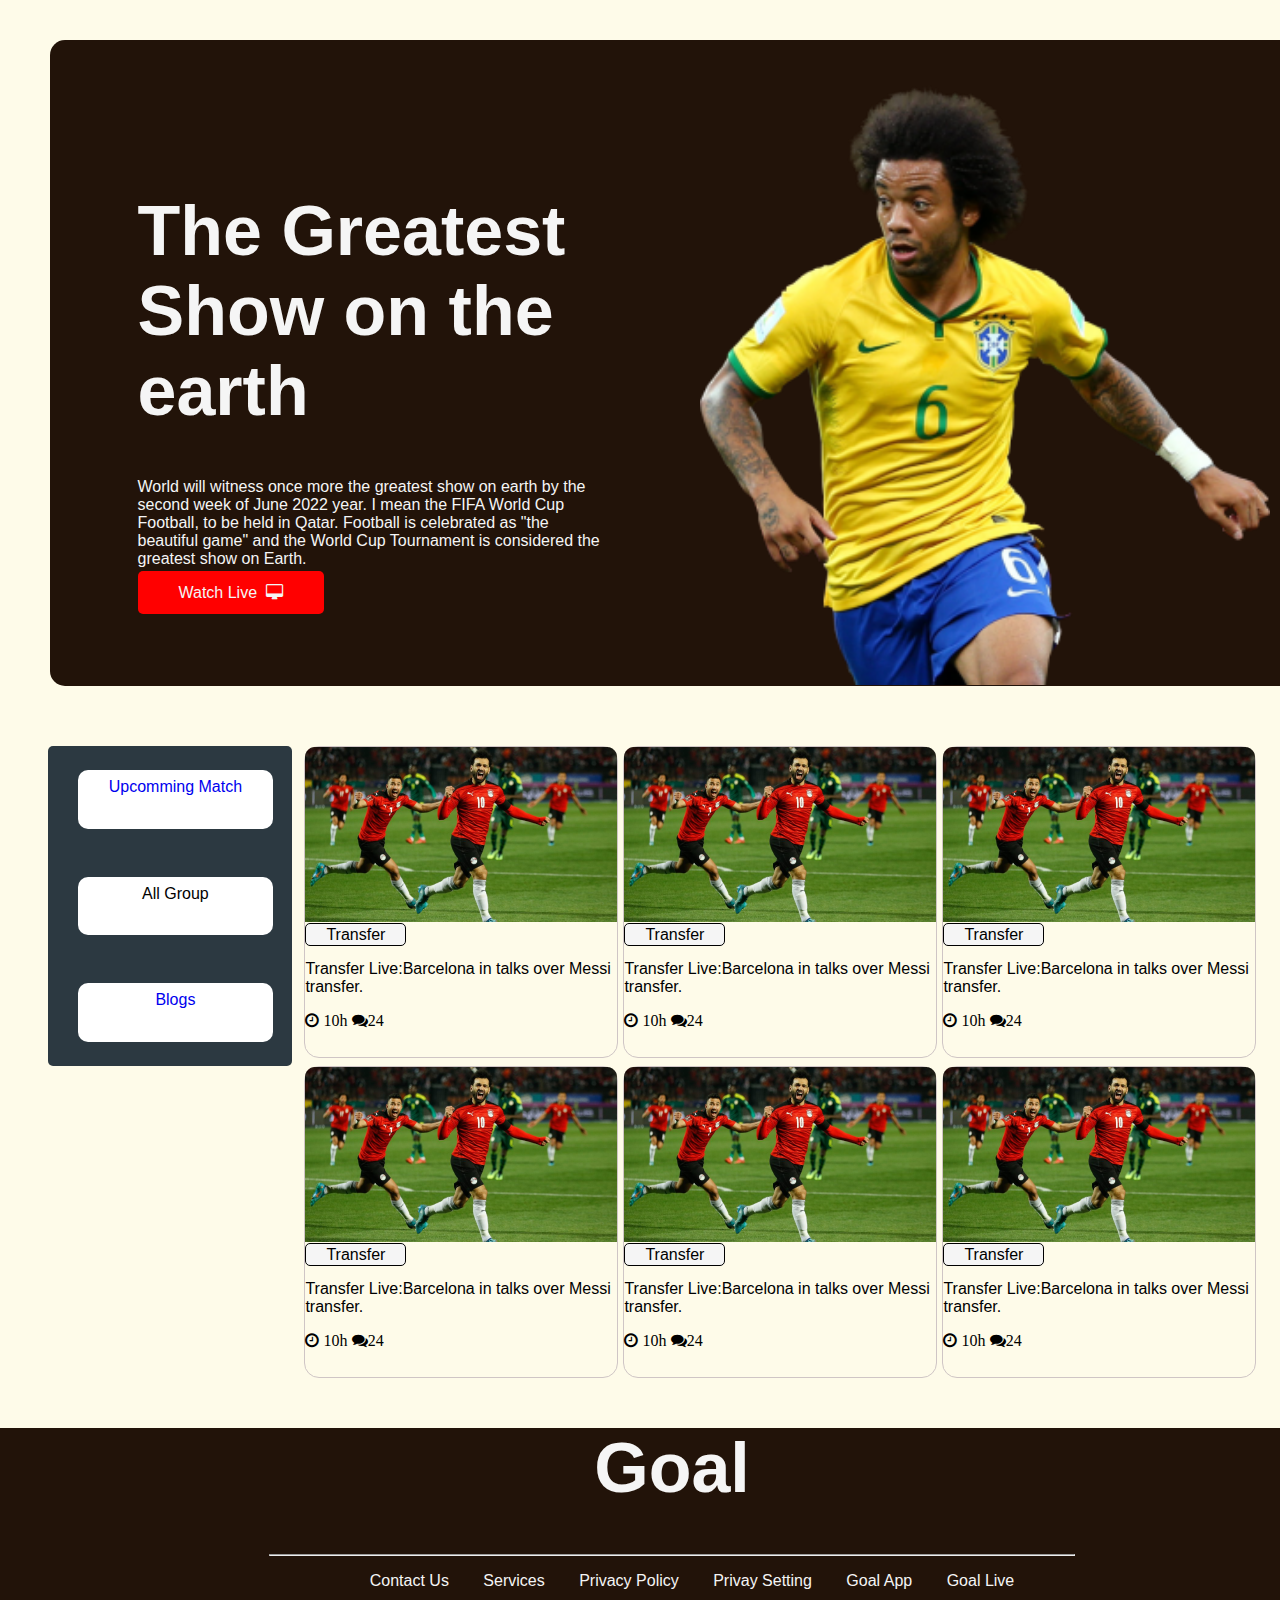
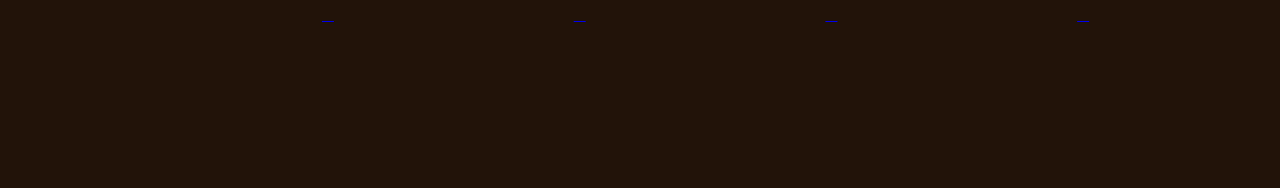
<file: index.html>
<!DOCTYPE html>
<html lang="en">
<head>
    <meta charset="UTF-8">
    <meta http-equiv="X-UA-Compatible" content="IE=edge">
    <meta name="viewport" content="width=device-width, initial-scale=1.0">
    <title>Football-Mania</title>


    <link rel="preconnect" href="https://fonts.googleapis.com">
    <link rel="preconnect" href="https://fonts.gstatic.com" crossorigin>
    <link href="https://fonts.googleapis.com/css2?family
    =Poppins&family=Raleway:wght@300;400;500;600;700;900&display=swap" rel="stylesheet">



    <link rel="stylesheet" 
    href="https://cdnjs.cloudflare.com/ajax/libs/font-awesome/4.7.0/css/font-awesome.min.css">

    <link rel="stylesheet" href="https://cdnjs.cloudflare.com/ajax/libs/font-awesome/6.1.1/css/all.min.css"
     integrity="sha512-KfkfwYDsLkIlwQp6LFnl8zNdLGxu9YAA1QvwINks4PhcElQSvqcyVLLD9aMhXd13uQjoXtEKNosOWaZqXgel0g==" 
     crossorigin="anonymous" referrerpolicy="no-referrer" />



     <link rel="stylesheet" type="text/css" href="style.css">


     
<link rel="stylesheet" media="screen and (max-width: 768px)" href="tablet.css">

<link rel="stylesheet" media="screen and (max-width: 600px)" href="smallmobile.css">


</head>
<body>
    <container>



        <!--------Start of hero section--------->


    <section class="hero_section">

        <div class="half-side">
        
            <h1>The Greatest Show on the earth</h1>
            
            
            <p>World will witness once more the greatest show on earth by the second week of June 2022 year. 
                I mean the FIFA World Cup Football, to be held in Qatar. 
                Football is celebrated as "the beautiful game" and 
                the World Cup Tournament is considered the greatest show on Earth. </p>
            <a class="link-btn" target="_blank" href="">Watch Live &nbsp;<i class="fa fa-desktop" aria-hidden="true"></i></a>
            
        </div>
        <div class="half-side">
            <img src="assets/Banner Image.png" alt="">
        </div>


    </section>

    <!--------end of hero section--------->


    <!--------Start of content section--------->

<section class="content">

    <div class="fixed-content">

   <div class="fixture">
    
    <a  target="_blank" href="secondwebsite.html">Upcomming Match</a>
</div>
   <div class="fixture">All Group</div>
   <div class="fixture">

    <a  target="_blank" href="secondwebsite.html">Blogs</a>
   </div>


    </div>

<!-------end of fixed content-->


<div class="non-fixed">

<div class="banner">

    <img src="assets/Blog Image.png" alt="">
    <a class="t-btn" target="_blank" href="">Transfer</a>
    <p>Transfer Live:Barcelona in talks over Messi transfer.</p>
    
        
        <i class="fa fa-clock-o" aria-hidden="true"> 10h</i>
        <i class="fa fa-comments" aria-hidden="true">24</i>
    


</div>
<div class="banner">

    <img src="assets/Blog Image.png" alt="">
    <a class="t-btn" target="_blank" href="">Transfer</a>
    <p>Transfer Live:Barcelona in talks over Messi transfer.</p>
    <i class="fa fa-clock-o" aria-hidden="true"> 10h</i>
        <i class="fa fa-comments" aria-hidden="true">24</i>
</div>
<div class="banner">

    <img src="assets/Blog Image.png" alt="">
    <a class="t-btn" target="_blank" href="">Transfer</a>
    <p>Transfer Live:Barcelona in talks over Messi transfer.</p>
    <i class="fa fa-clock-o" aria-hidden="true"> 10h</i>
        <i class="fa fa-comments" aria-hidden="true">24</i>
</div>
<div class="banner">

    <img src="assets/Blog Image.png" alt="">
    <a class="t-btn" target="_blank" href="">Transfer</a>
    <p>Transfer Live:Barcelona in talks over Messi transfer.</p>
    <i class="fa fa-clock-o" aria-hidden="true"> 10h</i>
        <i class="fa fa-comments" aria-hidden="true">24</i>
</div>
<div class="banner">

    <img src="assets/Blog Image.png" alt="">
    <a class="t-btn" target="_blank" href="">Transfer</a>
    <p>Transfer Live:Barcelona in talks over Messi transfer.</p>
    <i class="fa fa-clock-o" aria-hidden="true"> 10h</i>
        <i class="fa fa-comments" aria-hidden="true">24</i>
</div>
<div class="banner">

    <img src="assets/Blog Image.png" alt="">
    <a class="t-btn" target="_blank" href="">Transfer</a>
    <p>Transfer Live:Barcelona in talks over Messi transfer.</p>
    <i class="fa fa-clock-o" aria-hidden="true"> 10h</i>
        <i class="fa fa-comments" aria-hidden="true">24</i>
</div>







</div>





</section>
<!-- end of content -->

<!-- start of footer section------- -->

<footer>
<h1>Goal</h1><hr/>
<div class="menu">

    <ul>

         <li class="menu1"><a href="#" target="_blank">Contact Us</a></li>
         <li class="menu2"><a href="#">Services</a></li>        
         <li class="menu3"><a href="#">Privacy Policy</a></li>
         <li class="menu4"><a href="#">Privay Setting</a></li>
         <li class="menu5"><a href="#">Goal App</a></li>
         <li class="menu5"><a href="#">Goal Live</a></li>
    </ul>
  </div>
  <div class="social">
    
    
    <a href="https://www.facebook.com/profile.php?id=100008516529245" target="_blank"><i class="fab fa-facebook-f"></i></a>
    <a href="https://www.facebook.com/profile.php?id=100008516529245" target="_blank"><i class="fab fa-instagram"></i></a>
    <a href="https://www.linkedin.com/in/md-mustafa-arkan/" target="_blank"><i class="fab fa-linkedin"></i></a>
    <a href="https://www.linkedin.com/in/md-mustafa-arkan/" target="_blank"><i class="fab fa-youtube"></i></a>
    

</div>

</footer>


<!-- -------end of footer----- -->



    </container>
</body>
</html>
</file>
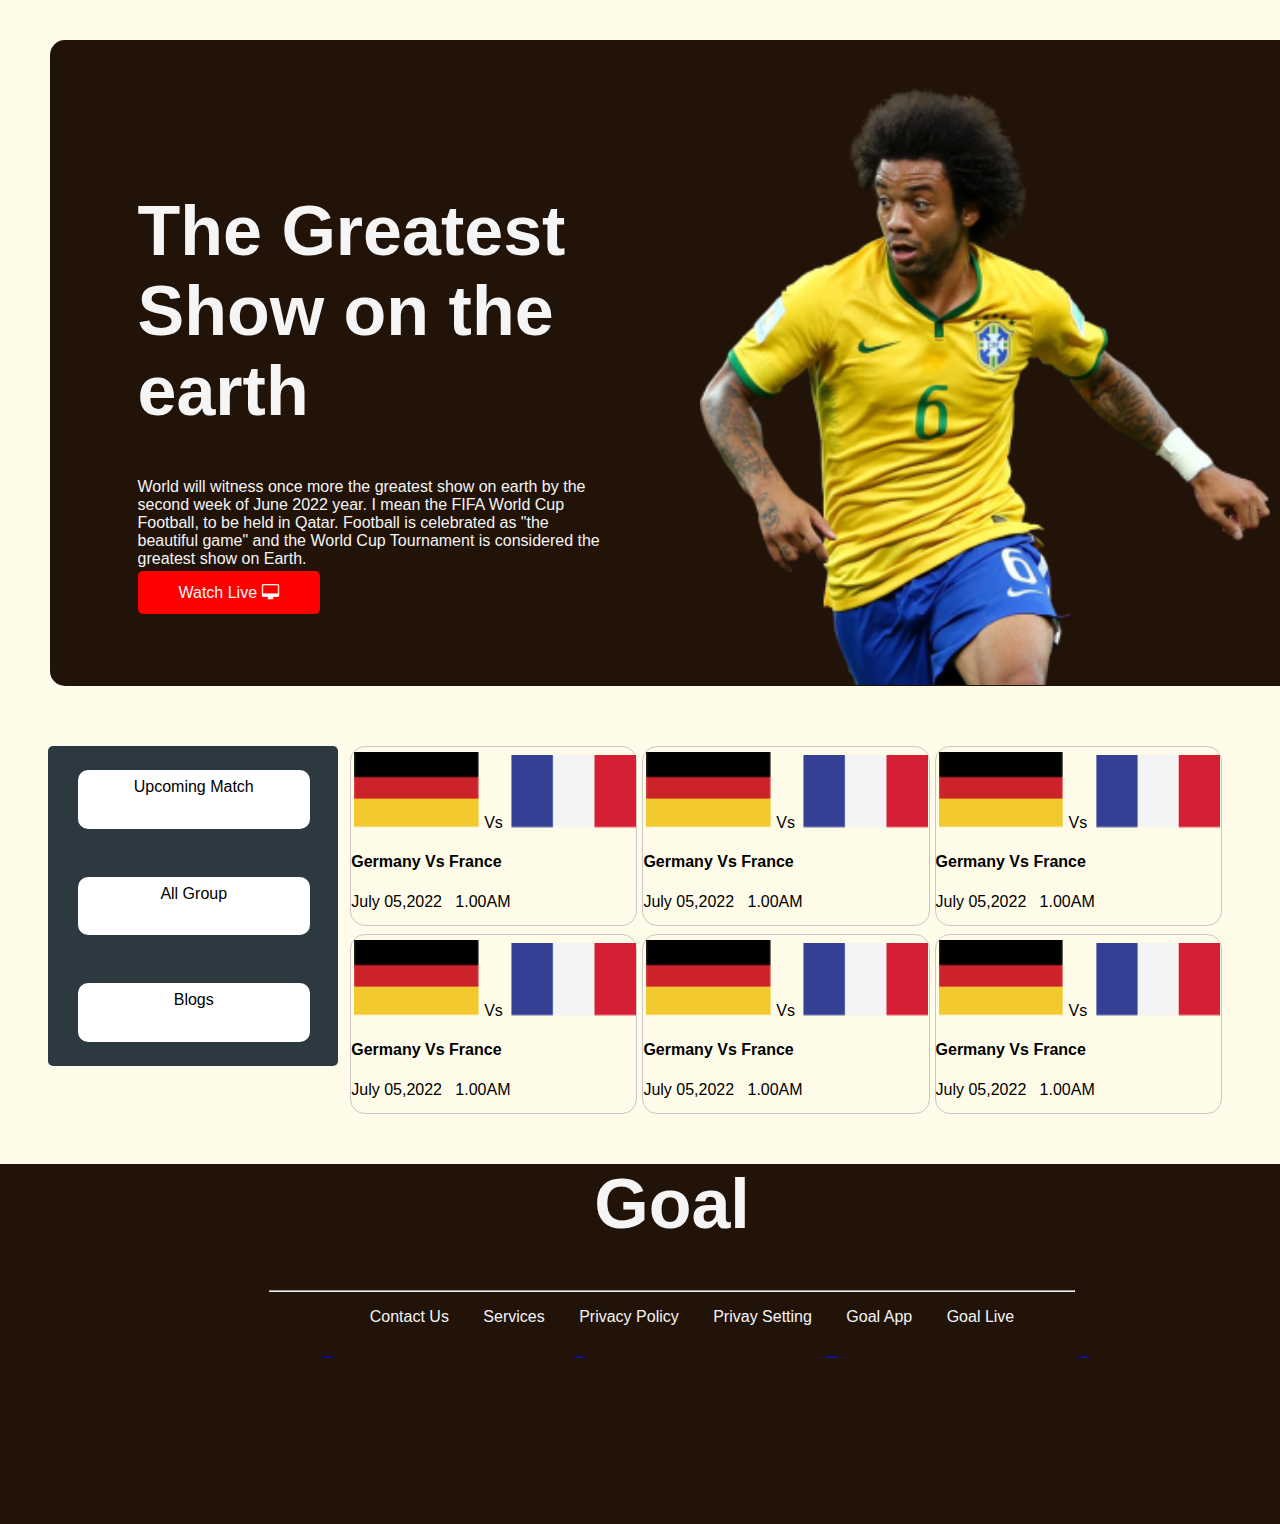
<file: secondwebsite.html>
<!DOCTYPE html>
<html lang="en">
<head>
    <meta charset="UTF-8">
    <meta http-equiv="X-UA-Compatible" content="IE=edge">
    <meta name="viewport" content="width=device-width, initial-scale=1.0">
    <title>Football-Mania version 2</title>
    <link rel="preconnect" href="https://fonts.googleapis.com">
    <link rel="preconnect" href="https://fonts.gstatic.com" crossorigin>
    <link href="https://fonts.googleapis.com/css2?family
    =Poppins&family=Raleway:wght@300;400;500;600;700;900&display=swap" rel="stylesheet">

    <link rel="stylesheet" href="https://cdnjs.cloudflare.com/ajax/libs/font-awesome/6.1.1/css/all.min.css"
     integrity="sha512-KfkfwYDsLkIlwQp6LFnl8zNdLGxu9YAA1QvwINks4PhcElQSvqcyVLLD9aMhXd13uQjoXtEKNosOWaZqXgel0g==" 
     crossorigin="anonymous" referrerpolicy="no-referrer" />

    <link rel="stylesheet" 
    href="https://cdnjs.cloudflare.com/ajax/libs/font-awesome/4.7.0/css/font-awesome.min.css">


    

    <link rel="stylesheet" type="text/css" href="style.css">

    <link rel="stylesheet" media="screen and (max-width: 768px)" href="tablet.css">

<link rel="stylesheet" media="screen and (max-width: 600px)" href="smallmobile.css">

<style>

@media only screen and (max-width: 768px) {



    .banner{

height: 190px;
width: 300px;
color: black;
margin-bottom: 3px;
border: 1px solid rgb(207, 197, 197);
border-radius: 10px;


}

.banner>img{

width: 15%;
/* margin-bottom: -28px; */
margin: 1px;


}


}






@media only screen and (max-width: 600px) {

    .banner{

height: 190px;
color: black;
margin-bottom: 3px;
border: 1px solid rgb(207, 197, 197);
border-radius: 10px;


}



.banner>img{

    width: 45%;
    /* margin-bottom: -28px; */
    margin: 1px;
    
    
}


}


.banner{

    height: 180px;
}
.banner>img{

    width: 44%;
    margin-top: 5px;
    margin-left: 3px;
    
}



</style>






</head>
<body>
    <container>



        <!--------Start of hero section--------->


    <section class="hero_section">

        <div class="half-side">
        
            <h1>The Greatest Show on the earth</h1>
            
            
            <p>World will witness once more the greatest show on earth by the second week of June 2022 year. 
                I mean the FIFA World Cup Football, to be held in Qatar. 
                Football is celebrated as "the beautiful game" and 
                the World Cup Tournament is considered the greatest show on Earth. </p>
            <a class="link-btn" target="_blank" href="">Watch Live&nbsp;<i class="fa fa-desktop" aria-hidden="true"></i></a>
        </div>
        <div class="half-side">
            <img src="assets/Banner Image.png" alt="">
        </div>


    </section>

    <!--------end of hero section--------->


    <!--------Start of content section--------->

<section class="content">

    <div class="fixed-content">

   <div class="fixture">Upcoming Match</div>
   <div class="fixture">All Group</div>
   <div class="fixture">Blogs</div>


    </div>

<!-------end of fixed content-->


<div class="non-fixed">

<div class="banner">

    <img src="assets/germany Flag.png" alt="">
    Vs
    <img src="assets/Flag.png" alt="">
    <h4>Germany Vs France</h4>
    <p>July 05,2022 &nbsp; 1.00AM</p>


</div>
<div class="banner">

    <img src="assets/germany Flag.png" alt="">
    Vs
    <img src="assets/Flag.png" alt="">
    <h4>Germany Vs France</h4>
    <p>July 05,2022 &nbsp; 1.00AM</p>

    
</div>
<div class="banner">

    <img src="assets/germany Flag.png" alt="">
    Vs
    <img src="assets/Flag.png" alt="">
    <h4>Germany Vs France</h4>
    <p>July 05,2022 &nbsp; 1.00AM</p>

    
</div>
<div class="banner">

    <img src="assets/germany Flag.png" alt="">
    Vs
    <img src="assets/Flag.png" alt="">
    <h4>Germany Vs France</h4>
    <p>July 05,2022 &nbsp; 1.00AM</p>

    
</div>
<div class="banner">

    <img src="assets/germany Flag.png" alt="">
    Vs
    <img src="assets/Flag.png" alt="">
    <h4>Germany Vs France</h4>
    <p>July 05,2022 &nbsp; 1.00AM</p>

    
</div>
<div class="banner">

    <img src="assets/germany Flag.png" alt="">
    Vs
    <img src="assets/Flag.png" alt="">
    <h4>Germany Vs France</h4>
    <p>July 05,2022 &nbsp; 1.00AM</p>

    
</div>







</div>





</section>

<footer>
<h1>Goal</h1><hr/>
<div class="menu">

    <ul>

         <li class="menu1"><a href="#" target="_blank">Contact Us</a></li>
         <li class="menu2"><a href="#">Services</a></li>        
         <li class="menu3"><a href="#">Privacy Policy</a></li>
         <li class="menu4"><a href="#">Privay Setting</a></li>
         <li class="menu5"><a href="#">Goal App</a></li>
         <li class="menu5"><a href="#">Goal Live</a></li>
    </ul>
  </div>
  <div class="social">
    
    
    <a href="https://www.facebook.com/profile.php?id=100008516529245" target="_blank"><i class="fab fa-facebook-f"></i></a>
    <a href="https://www.facebook.com/profile.php?id=100008516529245" target="_blank"><i class="fab fa-instagram"></i></a>
    <a href="https://www.linkedin.com/in/md-mustafa-arkan/" target="_blank"><i class="fab fa-linkedin"></i></a>
    <a href="https://www.linkedin.com/in/md-mustafa-arkan/" target="_blank"><i class="fab fa-youtube"></i></a>
    

</div>



</footer>






    </container>
</body>
</html>
</file>
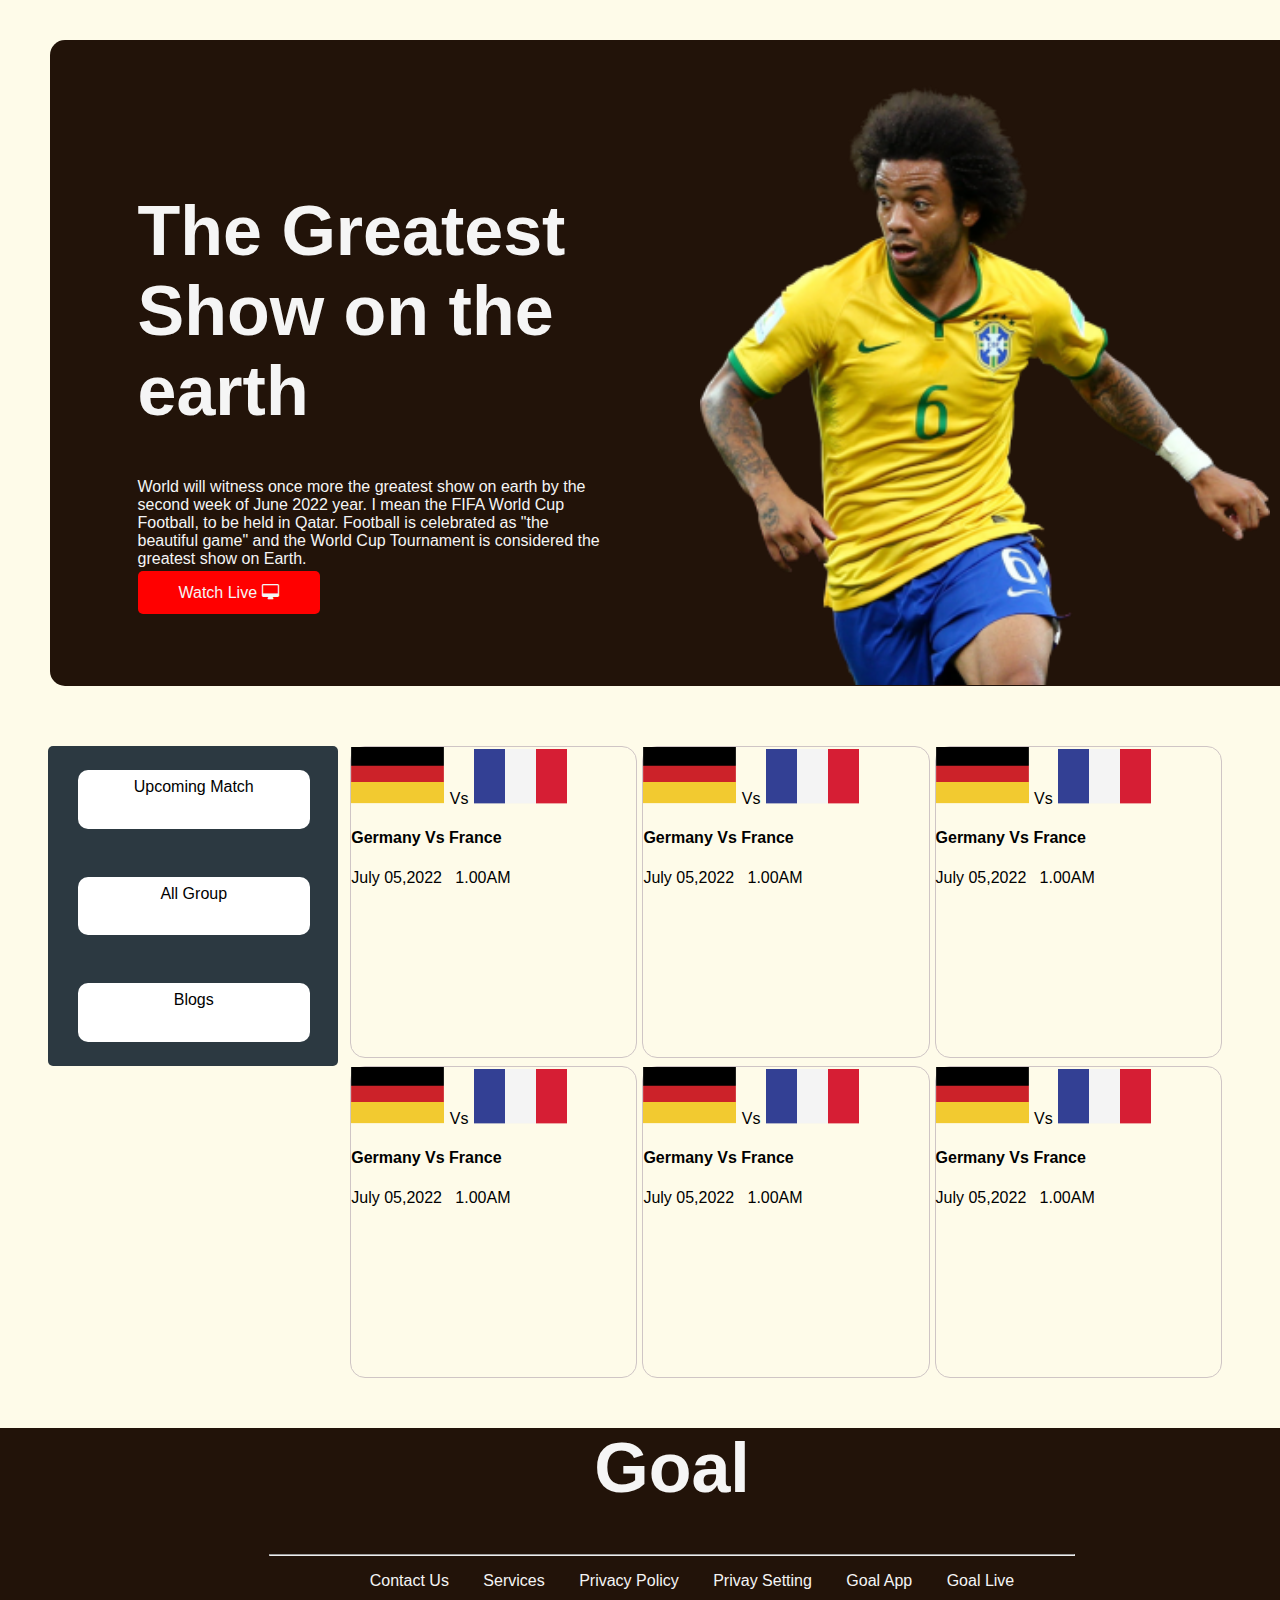
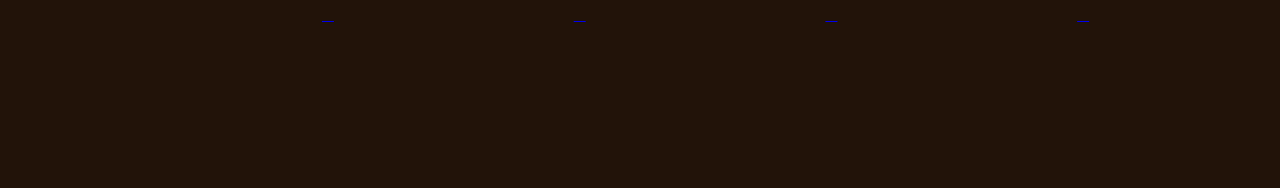
<file: vindex.html>
<!DOCTYPE html>
<html lang="en">
<head>
    <meta charset="UTF-8">
    <meta http-equiv="X-UA-Compatible" content="IE=edge">
    <meta name="viewport" content="width=device-width, initial-scale=1.0">
    <title>Football-Mania version 2</title>
    <link rel="preconnect" href="https://fonts.googleapis.com">
    <link rel="preconnect" href="https://fonts.gstatic.com" crossorigin>
    <link href="https://fonts.googleapis.com/css2?family
    =Poppins&family=Raleway:wght@300;400;500;600;700;900&display=swap" rel="stylesheet">

    <link rel="stylesheet" href="https://cdnjs.cloudflare.com/ajax/libs/font-awesome/6.1.1/css/all.min.css"
     integrity="sha512-KfkfwYDsLkIlwQp6LFnl8zNdLGxu9YAA1QvwINks4PhcElQSvqcyVLLD9aMhXd13uQjoXtEKNosOWaZqXgel0g==" 
     crossorigin="anonymous" referrerpolicy="no-referrer" />

    <link rel="stylesheet" 
    href="https://cdnjs.cloudflare.com/ajax/libs/font-awesome/4.7.0/css/font-awesome.min.css">


    

    <link rel="stylesheet" type="text/css" href="style.css">

    <link rel="stylesheet" media="screen and (max-width: 768px)" href="tablet.css">

<link rel="stylesheet" media="screen and (max-width: 600px)" href="smallmobile.css">
</head>
<body>
    <container>



        <!--------Start of hero section--------->


    <section class="hero_section">

        <div class="half-side">
        
            <h1>The Greatest Show on the earth</h1>
            
            
            <p>World will witness once more the greatest show on earth by the second week of June 2022 year. 
                I mean the FIFA World Cup Football, to be held in Qatar. 
                Football is celebrated as "the beautiful game" and 
                the World Cup Tournament is considered the greatest show on Earth. </p>
            <a class="link-btn" target="_blank" href="">Watch Live&nbsp;<i class="fa fa-desktop" aria-hidden="true"></i></a>
        </div>
        <div class="half-side">
            <img src="assets/Banner Image.png" alt="">
        </div>


    </section>

    <!--------end of hero section--------->


    <!--------Start of content section--------->

<section class="content">

    <div class="fixed-content">

   <div class="fixture">Upcoming Match</div>
   <div class="fixture">All Group</div>
   <div class="fixture">Blogs</div>


    </div>

<!-------end of fixed content-->


<div class="non-fixed">

<div class="banner">

    <img src="assets/germany Flag.png" alt="">
    Vs
    <img src="assets/Flag.png" alt="">
    <h4>Germany Vs France</h4>
    <p>July 05,2022 &nbsp; 1.00AM</p>


</div>
<div class="banner">

    <img src="assets/germany Flag.png" alt="">
    Vs
    <img src="assets/Flag.png" alt="">
    <h4>Germany Vs France</h4>
    <p>July 05,2022 &nbsp; 1.00AM</p>

    
</div>
<div class="banner">

    <img src="assets/germany Flag.png" alt="">
    Vs
    <img src="assets/Flag.png" alt="">
    <h4>Germany Vs France</h4>
    <p>July 05,2022 &nbsp; 1.00AM</p>

    
</div>
<div class="banner">

    <img src="assets/germany Flag.png" alt="">
    Vs
    <img src="assets/Flag.png" alt="">
    <h4>Germany Vs France</h4>
    <p>July 05,2022 &nbsp; 1.00AM</p>

    
</div>
<div class="banner">

    <img src="assets/germany Flag.png" alt="">
    Vs
    <img src="assets/Flag.png" alt="">
    <h4>Germany Vs France</h4>
    <p>July 05,2022 &nbsp; 1.00AM</p>

    
</div>
<div class="banner">

    <img src="assets/germany Flag.png" alt="">
    Vs
    <img src="assets/Flag.png" alt="">
    <h4>Germany Vs France</h4>
    <p>July 05,2022 &nbsp; 1.00AM</p>

    
</div>







</div>





</section>

<footer>
<h1>Goal</h1><hr/>
<div class="menu">

    <ul>

         <li class="menu1"><a href="#" target="_blank">Contact Us</a></li>
         <li class="menu2"><a href="#">Services</a></li>        
         <li class="menu3"><a href="#">Privacy Policy</a></li>
         <li class="menu4"><a href="#">Privay Setting</a></li>
         <li class="menu5"><a href="#">Goal App</a></li>
         <li class="menu5"><a href="#">Goal Live</a></li>
    </ul>
  </div>
  <div class="social">
    
    
    <a href="https://www.facebook.com/profile.php?id=100008516529245" target="_blank"><i class="fab fa-facebook-f"></i></a>
    <a href="https://www.facebook.com/profile.php?id=100008516529245" target="_blank"><i class="fab fa-instagram"></i></a>
    <a href="https://www.linkedin.com/in/md-mustafa-arkan/" target="_blank"><i class="fab fa-linkedin"></i></a>
    <a href="https://www.linkedin.com/in/md-mustafa-arkan/" target="_blank"><i class="fab fa-youtube"></i></a>
    

</div>



</footer>






    </container>
</body>
</html>
</file>
<file: style.css>
*{
    box-sizing: border-box;
}




body{
    font-family: 'Poppins', sans-serif;
margin: 0;

padding: 0;
overflow-x: hidden;
width:105vw;
background-color: #fefbe9;

}
/********************Start of Hero Section**************/
.hero_section{

background-color:  #221309;
color: whitesmoke;
display: flex;

margin: 40px; 
margin-left: 50px;


align-items: center;
height: 646px;
width: 1250px;
border-radius: 15px;

}
 .hero_section:hover{
    
    background: linear-gradient( 45deg, #004B93 50%, red 50%);
    
} 

.half-side{
    width:40%;
    float: left;
    margin-left: 5%;
    padding-left: 2%;
    margin-top: 20px;
    
}

.half-side img{
    width: 120%;
    margin-bottom: -28px;
    
    /* vertical-align: bottom; */
}
h1{
    font-size: 70px;
}

.link-btn{
    

    background-color:red;
padding: 12px 40px;
border: 1px solid transparent;
border-radius: 5px;
font-style: 14px;
font-weight: 700px;
text-decoration: none;
color: whitesmoke;

}

.link-btn:hover{

    background: linear-gradient( 45deg, tomato 50%, red 50%);


}


/**********************End of  Hero Section************************/


.content{

background-color:#fefbe9;


color: whitesmoke;
    
    margin-left: 3%;
    padding-left: 6%; 
    margin-top: 20px;
    border-radius: 5px;
    display: flex;

    
    
}

.fixture a:visited{
    
    color: red;
    background-color: red;
}


/******************content left************/

.fixed-content{

    align-items: center;
    
    
    width: 25%;
    height: 320px;
    background-color:#2C3941;
     
     
    
    margin-left: -6%;
    padding-left: -2%;
    margin-top: 20px;
    border-radius: 5px;
    display: grid;
    
    

}



.fixture{

    background-color:white;
    color: black;
    width: 80%;
    height: 55%;
    margin-left:30px;
    padding: 8px;
    border-radius: 10px;
    text-align: center;
    
    
}
.fixture a{
    text-decoration: none;
}

#blog{

    background-color:red;
    border-radius: 10px;
    color: black;
    width: 70%;
    height: 35%;
    margin-left:40px;
    padding: 5px;
    padding: 12px;
    text-align: center;
    
} 



/******************content left************/


/******************content right************/


.non-fixed{

    background-color: #fefbe9;
    
    width:75%;

    margin-left: 1%;
    margin-right: 10%;
    
    margin-top: 20px;
    border-radius: 5px; 
    display: grid;
    grid-template-columns: repeat(3,0.5fr);
    row-gap: 5px;
    column-gap: 5px;
    
    
}
.banner{

height: 312px;
color: black;
margin-bottom: 3px;
border: 1px solid rgb(207, 197, 197);
border-radius: 15px;


}




.t-btn{
    

    background-color:whitesmoke;
padding: 2px 20px;
border: 1px solid black; 
border-radius: 5px;
font-style: 14px;
font-weight: 700px;
text-decoration: none;
color: black;


}

/******************content right************/



footer{

     background-color: #221309; 
    color: whitesmoke;

    text-align: center;

height: 40vh;

    
}
hr{
    width:60%;

    margin-left: 20%;
color: darkgrey;
margin-top: -1px;
}

.menu ul li{

    list-style: none;
    display: inline-block;
    padding: 0 15px;
    
    
    }
    
    .menu ul li a{
    
        color: whitesmoke;
    text-decoration: none;
    
    
    
    }


    footer .social{
        
        
        display: flex;
        justify-content:space-evenly; 
        
        padding: 0 15px;
    color: rgb(245, 245, 245);
        margin-left:5%;
        
        

    }
</file>
<file: tablet.css>
/* Medium devices (landscape tablets, 768px and up) */

body{

    background-color:#e1eedd;
}
/* ************start of hero section********** */
.hero_section{

    background-color:  #221309;
    color: whitesmoke;
    display: flex;
    
    margin: 40px; 
    margin-left: 20px;
    
    
    align-items: center;
    height: 398px;
    width: 734px;
    border-radius: 15px;
    
    }
    .hero_section:hover{
        
        background: linear-gradient( 45deg, #004B93 50%, red 50%);
    }
    
    .half-side{
        width:50%;
        
        float: left;
        margin-left: 5%;
        
        margin-left: -10px;
        margin-top: 5px;
        padding-left: 5%;
        
        
        
    }
    
    .half-side img{
        width: 100%;
         
        margin-left: 25px;
    margin-bottom: -45px;
        
    }
    h1{
        font-size: 30px;
    }
    p{
        font-size: small;
    }
    





/* end of hero section */
.fixed-content{

      display: flex;
      flex-direction: row;
      background-color: #e1eedd;

      width: 100%;
    height: 320px;
    

    
    border-radius: 5px;

}

.fixture{

    background-color:white;
    color: black;
    width: 70%;
    height: 25%;
    
    border-radius: 10px;
    text-align: center;
    margin-top: -190px;
    justify-content:space-between;
   
}
.fixture a{
    text-decoration: none;


}

.content{

    background-color:#e1eedd;
    
    
    color: whitesmoke;
        
        /* margin-left: 40%;
        padding-left: 6%; 
        margin-top: 20px; */
        border-radius: 5px;
        display: grid;
        margin-left: -30px;
        
        
    }

    .non-fixed{

        background-color: #e1eedd;
        
        width:75%;
    
        /* margin-left: 10%; */
        margin-right: 10%;
        
       
        border-radius: 5px;
        display: grid;
        grid-template-columns: repeat(2,1fr);
        row-gap: 5px;
        column-gap: 60px;
        margin-top: -190px;


        
        
        
    }
    
/* end of content section***************** */

/* footer start */
footer{

    background-color: #221309; 
   color: whitesmoke;

   text-align: center;

height: 30vh;

   
}
hr{
   width:80%;

   margin-left: 10%;
color: darkgrey;
margin-top: -1px;
}

.menu ul li{

   list-style: none;
   display:inline-block;
   
   padding: 0 15px; 
   margin-left: -25px;
   
   
   }

   /*************** end of footer****************** */
</file>
<file: smallmobile.css>
/*  small devices (phones, 600px and down) */
 

 body{

    background-color:#e1eedd;
}


/* media of hero section */
.hero_section{

    background-color:  #221309;
    color: whitesmoke;
    display: flex;
    flex-direction: column;
    
    margin: 40px; 
    margin-left: 20px;
    
    
    align-items: center;
    height: 480px;
    width: 472px;
    border-radius: 15px;
    
    }
    .hero_section:hover{
        
        background: linear-gradient( 45deg, #004B93 50%, red 50%);
    }


    .hero_section p{

text-overflow: ellipsis;
white-space: nowrap;
overflow: hidden;

    }
    
    .half-side{
        width:50%;
        
        float: left;
        margin-left: 5%;
        /*padding-left: 2%; */
        margin-left: -10px;
        margin-top: 5px;
        padding-left: 5%;
        
        
        
    }
    
    .half-side img{
        width: 153%;
         
        margin-left: 25px;
    margin-bottom: -90px;
        
    }
    h1{
        font-size: 20px;
    }
    p{
        font-size:smaller;
    }
    





/* end of hero section */

.fixed-content{

      display: flex;
       flex-direction:column; 

      
      background-color: #e1eedd;

      width: 100%;
    /* height: 820px;  */
    
margin-top: 330px;
margin-left: -50px;
    
    border-radius: 5px;
padding: 1%;
row-gap: 45px;
} 

.fixture{

    background-color:white;
    color: black;
    width: 60%;
    height: 20%;
   
    border-radius: 10px;
    text-align: center;
   
}
.fixture a{
    text-decoration: none;


}

.content{

    background-color:#e1eedd;
    
    
    color: whitesmoke;
        
        
        border-radius: 5px;
        display: grid;
        margin-left: 30px;

        
        
        
    }

    .non-fixed{

        background-color: #e1eedd;
        
        width:75%;
    
        
        margin-right: 10%;
        
        
       
        border-radius: 5px;
        display: grid;
        grid-template-columns: repeat(1,1fr);
        
        column-gap: 60px;
        margin-top: -400px;


        
        
        
    }

    .banner img{

width: 100%;

    }
    
/* **********end of content section************ */

/* *********************footer start ******************/
footer{

    background-color: #221309; 
   color: whitesmoke;

   text-align: center;

height: 40vh;

   
}
hr{
   width:80%;

   margin-left: 10%;
color: darkgrey;
margin-top: -1px;
}

.menu ul li{

   list-style: none;
   display:grid;
   
   padding: 0 15px; 
   margin-left: -25px;
   
   
   }
</file>
